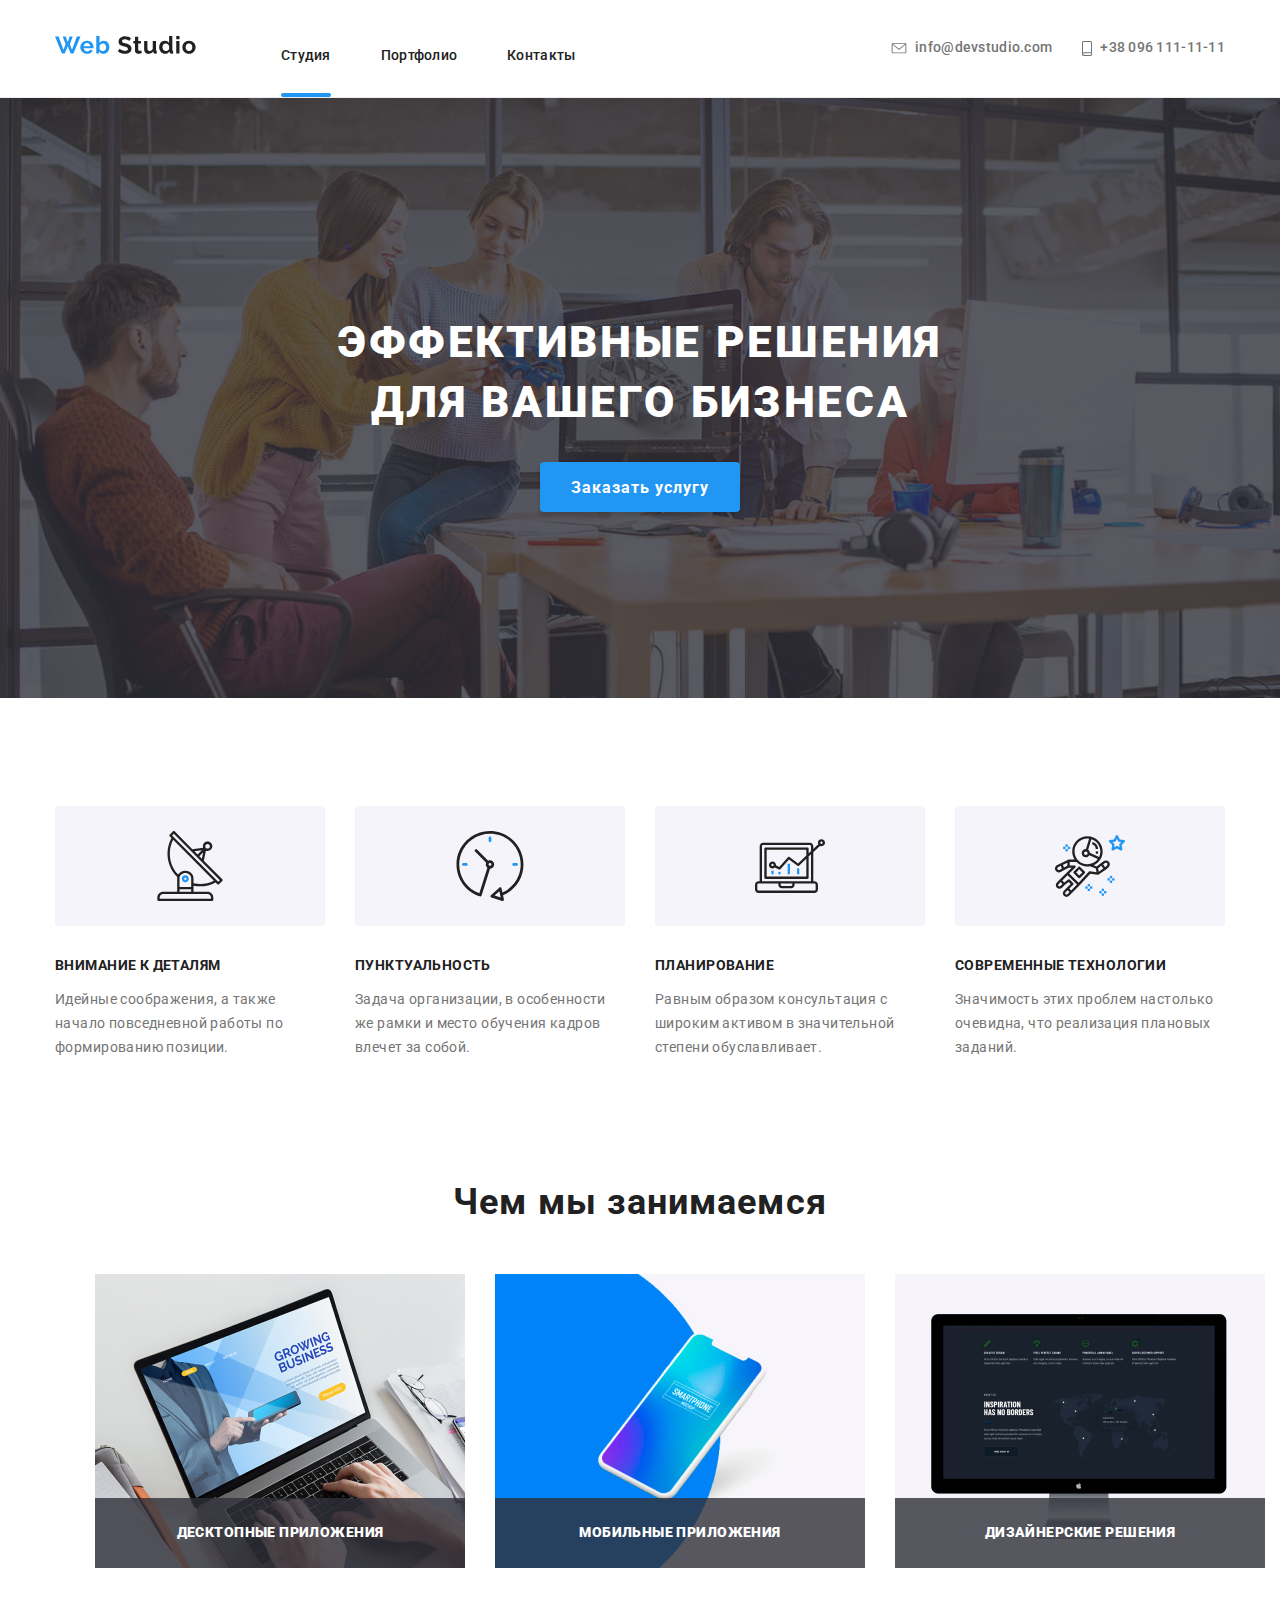
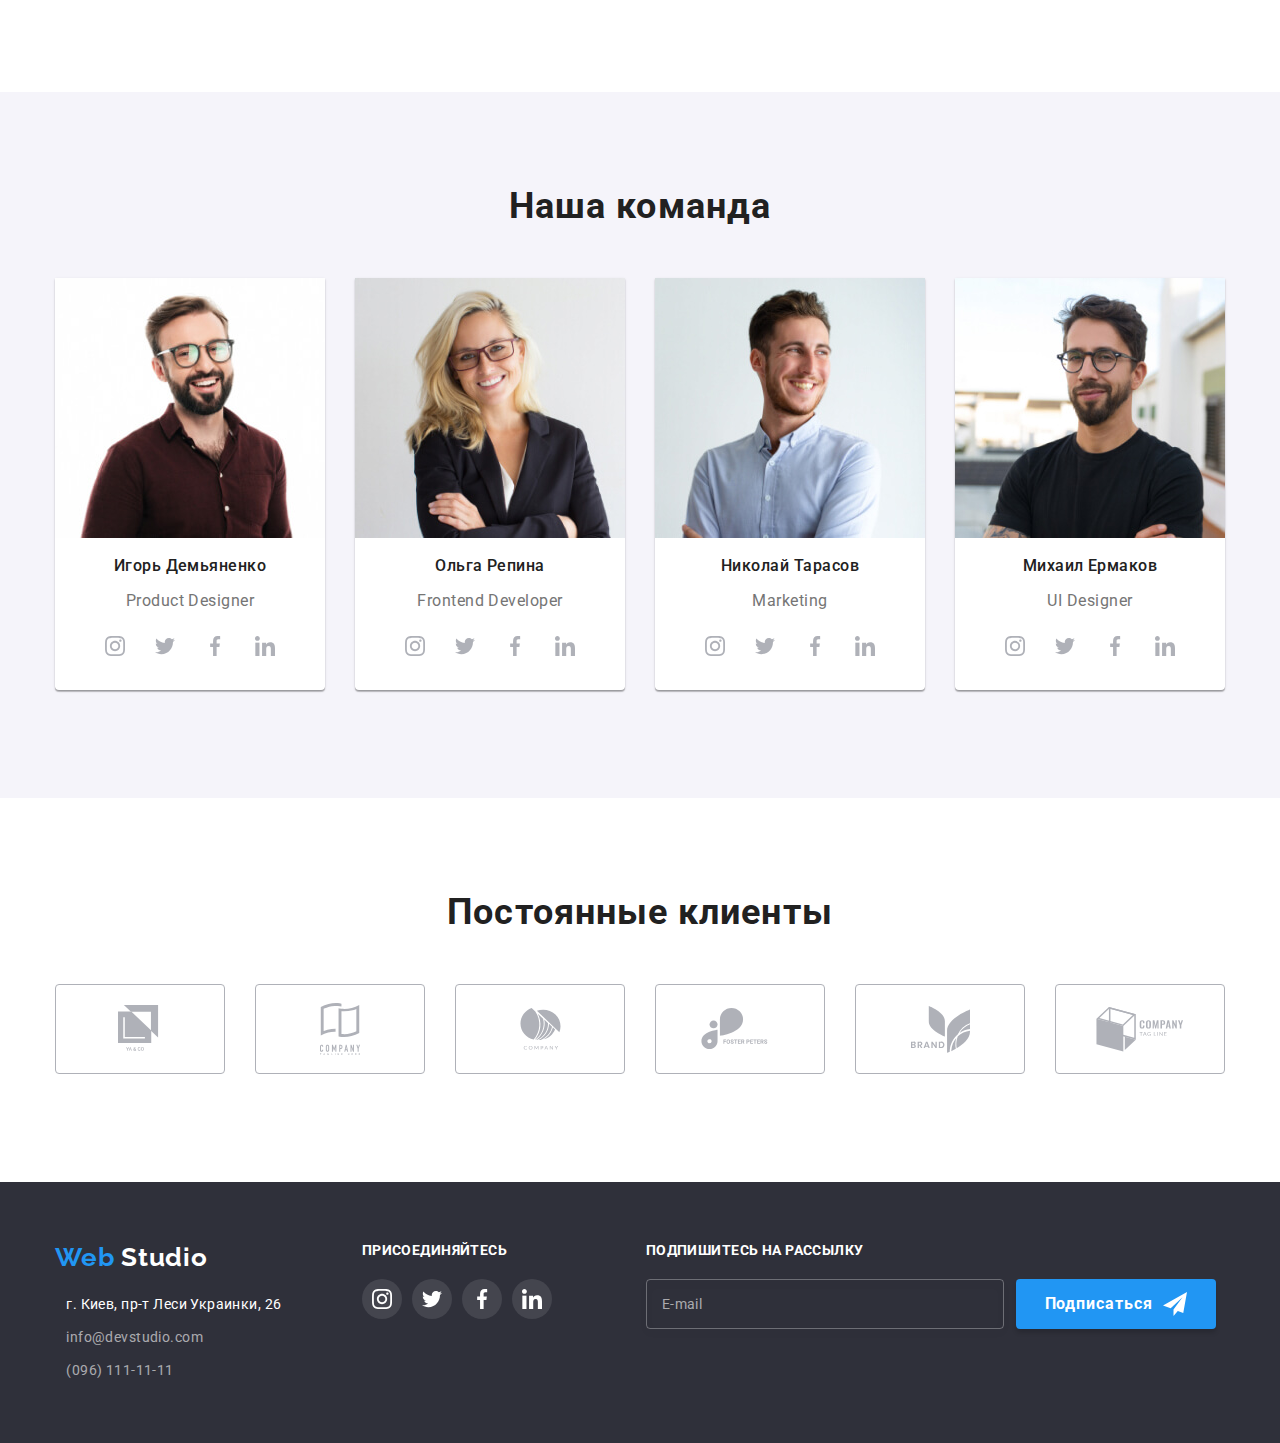
<file: index.html>
<!DOCTYPE html>
<html lang="ru">
  <head>
    <meta charset="UTF-8" />
    <meta name="viewport" content="width=device-width, initial-scale=1.0" />
    <title lang="en">Web Studio</title>
    <link
      href="https://fonts.googleapis.com/css2?family=Raleway:wght@700&family=Roboto:wght@400;500;700;900&display=swap"
      rel="stylesheet"
    />
    <link rel="stylesheet" href="./css/normalize.css" />
    <link rel="stylesheet" href="./css/main.min.css" />
  </head>
  <body>
    <header class="header">
      <div class="container header-container">
        <a class="logo" href="./index.html" lang="en" aria-label="Логотип">
          <svg width="141" height="28">
            <use class="logo" href="./img/sprite.svg#logo"></use>
          </svg>
        </a>
        <button type="button" class="menu-button" aria-expanded="false" aria-controls="menu-wrapper" data-menu-button>
         
          <svg width="24" height="24"> 
            <use class="icon-burger" href="./img/sprite.svg#burger"></use>
            <use class="icon-close" href="./img/sprite.svg#close-mob-vers"></use>
        </svg>
        </button>
        <div class="menu-wrapper" data-menu>
          <nav class="navigation">
          <ul class="navigation-list list">
            <li class="navigation-list-item">
              <a class="active navigation-list-link link" href="./index.html"
                >Студия</a
              >
            </li>
            <li class="navigation-list-item">
              <a class="navigation-list-link link" href="./portfolio.html"
                >Портфолио</a
              >
            </li>
            <li class="navigation-list-item">
              <a class="navigation-list-link link" href="#">Контакты</a>
            </li>
          </ul>
        </nav>
        <div class="header-utils">
          <address class="header-adress">
            <a class="header-email link" href="mailto:info@devstudio.com">
              <svg width="16" height="11" fill='#757575'>
                <use href="./img/sprite.svg#icon-email-hover"></use>
              </svg>
              info@devstudio.com
            </a>
            <a class="header-tel link" href="tel:+380961111111">
              <svg width="10" height="15" fill='#757575'>
                <use href="./img/sprite.svg#icon-smartphone"></use>
              </svg>
              +38 096 111-11-11
            </a>
          </address>
          </div>
        </div>
      </div>
    </header>

    <main> 
      <!-- Hero section -->
       <section class="hero-text hero-bg">
        <div class="container">
          <h1>
            Эффективные решения<br />
            для вашего бизнеса
          </h1>
          <button data-modal-open class="blue-btn blue-btn-hero">
            Заказать услугу
          </button>
        </div>
      </section>

      <!-- Секция о нас -->
    <section class="about-us">
        <div class="container">
          <h2 hidden>О нас</h2>
          <ul class="about-us-list list">
            <li>
              <div class="about-us-list-img">
                <svg width="70" height="70">
                  <use href="./img/sprite.svg#icon-antenna-1"></use>
                </svg>
              </div>
              <h3 class="about-us-list-title">Внимание к деталям</h3>
              <p class="about-us-list-description">
                Идейные соображения, а также начало повседневной работы по
                формированию позиции.
              </p>
            </li>
            <li>
              <div class="about-us-list-img">
                <svg width="70" height="70">
                  <use href="./img/sprite.svg#icon-clock-1"></use>
                </svg>
              </div>
              <h3 class="about-us-list-title">Пунктуальность</h3>
              <p class="about-us-list-description">
                Задача организации, в особенности же рамки и место обучения
                кадров влечет за собой.
              </p>
            </li>
            <li>
              <div class="about-us-list-img">
                <svg width="70" height="70">
                  <use href="./img/sprite.svg#icon-diagram-1"></use>
                </svg>
              </div>
              <h3 class="about-us-list-title">Планирование</h3>
              <p class="about-us-list-description">
                Равным образом консультация с широким активом в значительной
                степени обуславливает.
              </p>
            </li>
            <li>
              <div class="about-us-list-img">
                <svg width="70" height="70">
                  <use href="./img/sprite.svg#icon-astronaut-1"></use>
                </svg>
              </div>
              <h3 class="about-us-list-title">Современные технологии</h3>
              <p class="about-us-list-description">
                Значимость этих проблем настолько очевидна, что реализация
                плановых заданий.
              </p>
            </li>
          </ul>
        </div>
      </section>

      <!-- Чем мы занимаемся -->
    <section class="services">
        <div class="container">
          <h2>Чем мы занимаемся</h2>
          <ul class="services-list list">
            <li>
              <div class="services-list-img">
                <img
                  src="./img/About_us/about_us.jpg"
                  alt="Десктопные приложения"
                />
                <p class="services-text"><b>Десктопные приложения</b></p>
              </div>
            </li>
            <li>
              <div class="services-list-img">
                <img
                  src="./img/About_us/about_us2.jpg"
                  alt="Мобильные приложения"
                />
                <p class="services-text"><b>Мобильные приложения</b></p>
              </div>
            </li>
            <li>
              <div class="services-list-img">
                <img
                  src="./img/About_us/about_us3.jpg"
                  alt="Дизайнерские решения"
                />
                <p class="services-text"><b>Дизайнерские решения</b></p>
              </div>
            </li>
          </ul>
        </div>
      </section>

      <!-- Наша команда -->
    <section class="our-team-background">
        <div class="container">
          <div class="our-team">
            <h2>Наша команда</h2>
            <ul class="our-team-list list">
              <li>
                <!-- 11111-->
                  <picture>
                    <source srcset="./img/our_team/desctop/desctop_1.jpg 1x, ./img/our_team/desctop/desctop1_2x.jpg 2x" media="(min-width: 1200px)">
                   <source srcset="./img/our_team/tablet/tablet1.jpg 1x, ./img/our_team/tablet/tablet1_2x.jpg 2x" media="(min-width: 768px)">
                   <source srcset="./img/our_team/mobile/team1.jpg 1x, ./img/our_team/mobile/team1_2x.jpg 2x" media="(min-width: 320px)">
                      <img
                      src="./img/our_team/mobile/team1.jpg"
                      alt="Фото Игорь Демьяненко"/>
                   </picture> 
                <h3 class="our-teame-name">Игорь Демьяненко</h3>
                <p class="our-team-position">Product Designer</p>
                <ul class="social-icons social-icons-team">
                  <li>
                    <a href="" lang="en">
                      <svg width="20" height="20" class="social-icons-link">
                        <use href="./img/sprite.svg#icon-instagram"></use>
                      </svg>
                    </a>
                  </li>
                  <li>
                    <a href="" lang="en">
                      <svg width="20" height="20">
                        <use href="./img/sprite.svg#icon-twitter"></use>
                      </svg>
                    </a>
                  </li>
                  <li>
                    <a href="" lang="en">
                      <svg width="20" height="20">
                        <use href="./img/sprite.svg#icon-facebook"></use>
                      </svg>
                    </a>
                  </li>
                  <li>
                    <a href="" lang="en">
                      <svg width="20" height="20">
                        <use href="./img/sprite.svg#icon-linkedin"></use>
                      </svg>
                    </a>
                  </li>
                </ul>
              </li>
              <li>
                <!-- 22222-->
                <picture>
                  <source srcset="./img/our_team/desctop/desctop2.jpg 1x, ./img/our_team/desctop/desctop2_2x.jpg 2x" media="(min-width: 1200px)">
                 <source srcset="./img/our_team/tablet/tablet2_1.jpg 1x, ./img/our_team/tablet/tablet2_2x.jpg 2x" media="(min-width: 768px)">
                 <source srcset="./img/our_team/mobile/team2.jpg 1x, ./img/our_team/mobile/team2_2x.jpg 2x" media="(min-width: 320px)">
                  <img
                  src="./img/our_team/mobile/team2.jpg"
                  alt="Фото Ольга Репина"/>
              </picture>
                 <h3 class="our-teame-name">Ольга Репина</h3>
                <p class="our-team-position">Frontend Developer</p>
                <ul class="social-icons social-icons-team">
                  <li>
                    <a href="" lang="en">
                      <svg width="20" height="20" class="social-icons-link">
                        <use href="./img/sprite.svg#icon-instagram"></use>
                      </svg>
                    </a>
                  </li>
                  <li>
                    <a href="" lang="en">
                      <svg width="20" height="20">
                        <use href="./img/sprite.svg#icon-twitter"></use>
                      </svg>
                    </a>
                  </li>
                  <li>
                    <a href="" lang="en">
                      <svg width="20" height="20">
                        <use href="./img/sprite.svg#icon-facebook"></use>
                      </svg>
                    </a>
                  </li>
                  <li>
                    <a href="" lang="en">
                      <svg width="20" height="20">
                        <use href="./img/sprite.svg#icon-linkedin"></use>
                      </svg>
                    </a>
                  </li>
                </ul>
              </li>
              <li>
                <!-- 333333-->
                <picture>
                  <source srcset="./img/our_team/desctop/desctop3.jpg 1x, ./img/our_team/desctop/desctop3_2x.jpg 2x" media="(min-width: 1200px)">
                 <source srcset="./img/our_team/tablet/tablet3.jpg 1x, ./img/our_team/tablet/tablet3_2x.jpg 2x" media="(min-width: 768px)">
                 <source srcset="./img/our_team/mobile/team3.jpg 1x, ./img/our_team/mobile/team3_2x.jpg 2x" media="(min-width: 320px)">
                  <img
                  src="./img/our_team/mobile/team3.jpg"
                  alt="Фото Николай Тарасов"/>
              </picture>
                <h3 class="our-teame-name">Николай Тарасов</h3>
                <p class="our-team-position">Marketing</p>
                <ul class="social-icons social-icons-team">
                  <li>
                    <a href="" lang="en">
                      <svg width="20" height="20" class="social-icons-link">
                        <use href="./img/sprite.svg#icon-instagram"></use>
                      </svg>
                    </a>
                  </li>
                  <li>
                    <a href="" lang="en">
                      <svg width="20" height="20">
                        <use href="./img/sprite.svg#icon-twitter"></use>
                      </svg>
                    </a>
                  </li>
                  <li>
                    <a href="" lang="en">
                      <svg width="20" height="20">
                        <use href="./img/sprite.svg#icon-facebook"></use>
                      </svg>
                    </a>
                  </li>
                  <li>
                    <a href="" lang="en">
                      <svg width="20" height="20">
                        <use href="./img/sprite.svg#icon-linkedin"></use>
                      </svg>
                    </a>
                  </li>
                </ul>
              </li>
              <li>
                <!-- 4444444-->
                <picture>
                  <source srcset="./img/our_team/desctop/desctop4.jpg 1x, ./img/our_team/desctop/desctop4_2x.jpg 2x" media="(min-width: 1200px)">
                 <source srcset="./img/our_team/tablet/tablet4.jpg 1x, ./img/our_team/tablet/tablet4_2x.jpg 2x" media="(min-width: 768px)">
                 <source srcset="./img/our_team/mobile/team4.jpg 1x, ./img/our_team/mobile/team4_2x.jpg 2x" media="(min-width: 320px)">
                  <img
                  src="./img/our_team/mobile/team4.jpg"
                  alt="Фото Михаил Ермаков"/>
              </picture>
                <h3 class="our-teame-name">Михаил Ермаков</h3>
                <p class="our-team-position">UI Designer</p>
                <ul class="social-icons social-icons-team">
                  <li>
                    <a href="" lang="en">
                      <svg width="20" height="20" class="social-icons-link">
                        <use href="./img/sprite.svg#icon-instagram"></use>
                      </svg>
                    </a>
                  </li>
                  <li>
                    <a href="" lang="en">
                      <svg width="20" height="20">
                        <use href="./img/sprite.svg#icon-twitter"></use>
                      </svg>
                    </a>
                  </li>
                  <li>
                    <a href="" lang="en">
                      <svg width="20" height="20">
                        <use href="./img/sprite.svg#icon-facebook"></use>
                      </svg>
                    </a>
                  </li>
                  <li>
                    <a href="" lang="en">
                      <svg width="20" height="20">
                        <use href="./img/sprite.svg#icon-linkedin"></use>
                      </svg>
                    </a>
                  </li>
                </ul>
              </li>
            </ul>
          </div>
        </div>
      </section>

      <!-- Постоянные клиенты -->
    <section class="clients">
        <div class="container">
          <h2>Постоянные клиенты</h2>
          <ul class="clients-list">
            <li>
              <a href="#">
                <svg width="44" height="49">
                  <use href="./img/sprite.svg#our_clients1"></use>
                </svg>
              </a>
            </li>

            <li>
              <a href="#">
                <svg width="40" height="52">
                  <use href="./img/sprite.svg#our_clients2"></use>
                </svg>
              </a>
            </li>
            <li>
              <a href="#">
                <svg width="41" height="42">
                  <use href="./img/sprite.svg#our_clients3"></use>
                </svg>
              </a>
            </li>
            <li>
              <a href="#">
                <svg width="79" height="42">
                  <use href="./img/sprite.svg#our_clients4"></use>
                </svg>
              </a>
            </li>
            <li>
              <a href="#">
                <svg width="59" height="47">
                  <use href="./img/sprite.svg#our_clients5"></use>
                </svg>
              </a>
            </li>
            <li>
              <a href="#">
                <svg width="88" height="45">
                  <use href="./img/sprite.svg#our_clients6"></use>
                </svg>
              </a>
            </li>
          </ul>
        </div>
      </section>
    </main>

     <footer class="footer">
      <div class="footer-wrap">
          <div class="footer-list">
            
            <a class="logo logo-footer" href="/" lang="en"
              ><span class="logo-blue">Web</span> Studio</a
            >
            <address>
              <p class="footer-adress">г. Киев, пр-т Леси Украинки, 26</p>
              <a class="footer-email" href="mailto:info@devstudio.com"
                >info@devstudio.com</a
              >
              <a class="footer-tel" href="tel:+380961111111">(096) 111-11-11</a>
            </address>
          </div>
          <div class="social-subscribe">
            <b class="subscribe">присоединяйтесь</b>
            <ul class="social-icons social-icons-footer">
              <li>
                <a href="" lang="en">
                  <svg width="20" height="20" class="social-icons-link">
                    <use href="./img/sprite.svg#icon-instagram"></use>
                  </svg>
                </a>
              </li>
              <li>
                <a href="" lang="en">
                  <svg width="20" height="20">
                    <use href="./img/sprite.svg#icon-twitter"></use>
                  </svg>
                </a>
              </li>
              <li>
                <a href="" lang="en">
                  <svg width="20" height="20">
                    <use href="./img/sprite.svg#icon-facebook"></use>
                  </svg>
                </a>
              </li>
              <li>
                <a href="" lang="en">
                  <svg width="20" height="20">
                    <use href="./img/sprite.svg#icon-linkedin"></use>
                  </svg>
                </a>
              </li>
            </ul>
          </div>

        <div class="subscribe-form">
          <b class="subscribe-btn">Подпишитесь на рассылку</b>
            <form action="">
              <div class="subscribe-email">
                <input type="text" name="subscribe" id="subscribe-input" class="subscribe-input" placeholder=" " required />
                 <label for="subscribe-input">
                   E-mail
                 </label>
               </div>
                  <button class="blue-btn">
                    Подписаться
                      <svg width="24" height="24">
                      <use href="./img/sprite.svg#icon-email-footer"></use>
                    </svg>
                  </button>
             
            </form>
        </div>
      </div>
    </footer> 

    <div data-modal class="backdrop is-hidden">
      <form action="#" class="modal-form">
        <div>
          <button data-modal-close class="modal-close-btn">
            <svg width="11" height="11" class="close-btn">
              <use href="./img/sprite.svg#close-btn"></use>
            </svg>
          </button>
        </div>
        <h2 class="modal-form-title">
          Оставьте свои данные, мы вам перезвоним
        </h2>
        <div class="modal-form-input-wrapper">
          <input type="text" name="user-name" id="user-modal-name" class="modal-form-input" placeholder=" " required/>
          <label for=user-modal-name" class="modal-form-label">Имя</label>
          <svg width="12" height="12" class="modal-svg">
            <use href="./img/sprite.svg#name"></use>
          </svg>
        </div>
        <div class="modal-form-input-wrapper">
          <input type="tel" name="user-tel"  id="user-modal-tel"  class="modal-form-input" placeholder=" " required/>
          <label for="user-modal-tel" class="modal-form-label">Телефон</label>
          <svg width="13" height="13" class="modal-svg">
            <use href="./img/sprite.svg#tel"></use>
          </svg>
        </div>
        <div class="modal-form-input-wrapper">
          <input type="email" name="user-email" id="user-modal-email" class="modal-form-input" placeholder=" " required/>
          <label for="user-modal-email" class="modal-form-label">Почта</label>
          <svg width="15" height="12" class="modal-svg">
            <use href="./img/sprite.svg#email"></use>
          </svg>
        </div>
        <div class="modal-form-input-wrapper">
        <textarea name="user-message" id="user-message" class="modal-form-message" placeholder=" "></textarea>
        <label for="user-message" class="modal-form-label modal-form-label-message">Коментарий</label>
        </div>
        
        <label class="modal-form-option-lable">
          <input type="checkbox" name="policy" value="accept-policy" class="modal-form-checkbox"/>
          <span class="icon"></span>
          <span class="modal-form-option-span">Соглашаюсь с рассылкой и принимаю<a href="#"> Условия договора</a></span >
        </label>
        <button type="submite" class="modal-form-btn">Отправить</button>
      </form>
    </div> 
    <script src="./js/menu.js"></script>
    <script src="./js/modal.js"></script>
  </body>
</html>
</file>
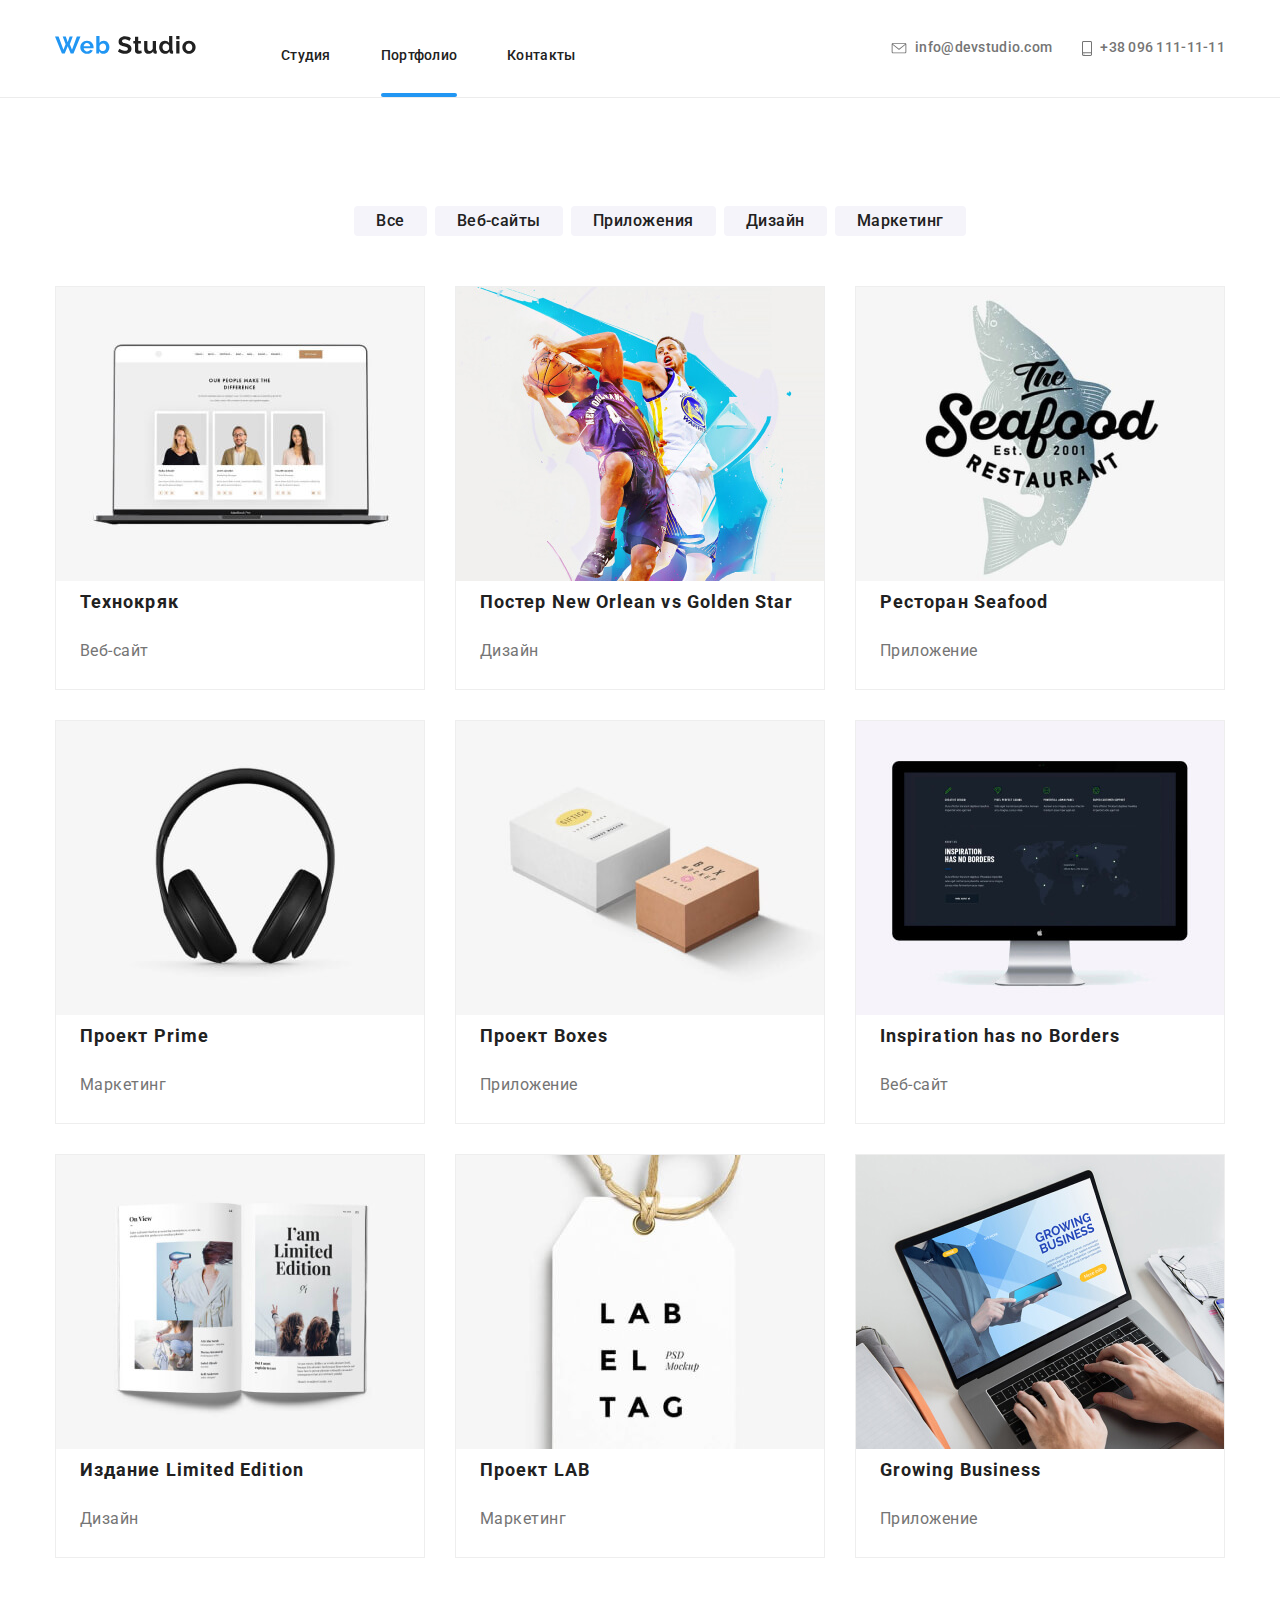
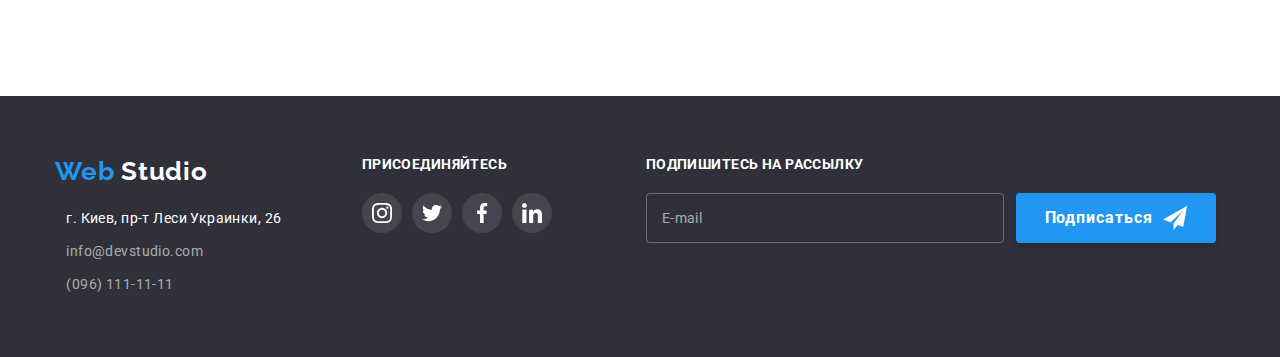
<file: portfolio.html>
<!DOCTYPE html>
<html lang="ru">
  <head>
    <meta charset="UTF-8" />
    <meta name="viewport" content="width=device-width, initial-scale=1.0" />
    <title lang="en">Web Studio</title>
    <link
      href="https://fonts.googleapis.com/css2?family=Raleway:wght@700&family=Roboto:wght@400;500;700;900&display=swap"
      rel="stylesheet"
    />
    <link rel="stylesheet" href="./css/normalize.css" />
    <link rel="stylesheet" href="./css/main.min.css" />
  </head>
  <body>
    <header class="header">
      <div class="container header-container">
        <a class="logo" href="./index.html" lang="en" aria-label="Логотип">
          <svg width="141" height="28">
            <use class="logo" href="./img/sprite.svg#logo"></use>
          </svg>
        </a>
        <button type="button" class="menu-button" aria-expanded="false" aria-controls="menu-wrapper" data-menu-button>
         
          <svg width="24" height="24"> 
            <use class="icon-burger" href="./img/sprite.svg#burger"></use>
            <use class="icon-close" href="./img/sprite.svg#close-mob-vers"></use>
        </svg>
        </button>
        <div class="menu-wrapper" data-menu>
          <nav class="navigation">
          <ul class="navigation-list list">
            <li class="navigation-list-item">
              <a class="navigation-list-link link" href="./index.html"
                >Студия</a
              >
            </li>
            <li class="navigation-list-item">
              <a class="active navigation-list-link link" href="./portfolio.html"
                >Портфолио</a
              >
            </li>
            <li class="navigation-list-item">
              <a class="navigation-list-link link" href="#">Контакты</a>
            </li>
          </ul>
        </nav>
        <div class="header-utils">
          <address class="header-adress">
            <a class="header-email link" href="mailto:info@devstudio.com">
              <svg width="16" height="11" fill='#757575'>
                <use href="./img/sprite.svg#icon-email-hover"></use>
              </svg>
              info@devstudio.com
            </a>
            <a class="header-tel link" href="tel:+380961111111">
              <svg width="10" height="15" fill='#757575'>
                <use href="./img/sprite.svg#icon-smartphone"></use>
              </svg>
              +38 096 111-11-11
            </a>
          </address>
          </div>
        </div>
      </div>
    </header>
    <main>
      <section class="portfolio">
        <div class="container">
          <h1 hidden>Портфолио</h1>
          <ul class="button-portfolio-list">
            <li>
              <button class="button-portfolio" type="button">
                Все
              </button>
            </li>
            <li>
              <button class="button-portfolio" type="button">Веб-сайты</button>
            </li>
            <li>
              <button class="button-portfolio" type="button">Приложения</button>
            </li>
            <li>
              <button class="button-portfolio" type="button">Дизайн</button>
            </li>
            <li>
              <button class="button-portfolio" type="button">Маркетинг</button>
            </li>
          </ul>

          <!--Контентное изображение-->
          <ul class="portfolio-list list">
            <li>
              <a class="portfolio-item" href="">
                <div class="portfolio-item-img">
                  <picture>
                      <source srcset="./img/Portfolio_project/desctop/desctop1.jpg 1x, ./img/Portfolio_project/desctop/desctop1_2x.jpg 2x" media="(min-width: 1200px)">
                      <source srcset="./img/Portfolio_project/tablet/tablet1.jpg 1x, ./img/Portfolio_project/tablet/tablet1_2x.jpg 2x" media="(min-width: 768px)">
                      <source srcset="./img/Portfolio_project/mobile/mobile1.jpg 1x, ./img/Portfolio_project/mobile/mobile1_2x.jpg 2x" media="(min-width: 320px)">
                  <img
                  src="./img/Portfolio_project/mobile/mobile1.jpg"
                  alt="Технокряк"/>
              </picture>
                  <!-- <img
                    src="./img/Portfolio_project/mobile/mobile1.jpg"
                    alt="Технокряк"
                  /> -->
                  <div class="portfoli-item-text">
                    <p>
                      Технокряк это современная площадка распространения
                      коронавируса. Компании используют эту платформу для
                      цифрового шпионажа и атак на защищённые сервера
                      конкурентов.
                    </p>
                  </div>
                </div>
                <h2 class="portfolio-item-title">Технокряк</h2>
                <p class="portfoli-item-theme">Веб-сайт</p>
              </a>
            </li>
            <li>
              <a class="portfolio-item" href="">
                <div class="portfolio-item-img">
                  <picture>
                    <source srcset="./img/Portfolio_project/desctop/desctop2.jpg 1x, ./img/Portfolio_project/desctop/desctop2_2x.jpg 2x" media="(min-width: 1200px)">
                    <source srcset="./img/Portfolio_project/tablet/tablet2.jpg 1x, ./img/Portfolio_project/tablet/tablet2_2x.jpg 2x" media="(min-width: 768px)">
                    <source srcset="./img/Portfolio_project/mobile/mobile2.jpg 1x, ./img/Portfolio_project/mobile/mobile2_2x.jpg 2x" media="(min-width: 320px)">
                <img
                src="./img/Portfolio_project/mobile/mobile2.jpg"
                alt="Постер New Orlean vs Golden Star"/>
                  </picture>
                  <!-- <img
                    src="./img/Portfolio_project/project_2.svg"
                    alt="Постер New Orlean vs Golden Star"
                  /> -->
                  <div class="portfoli-item-text">
                    <p>
                      Lorem ipsum dolor sit amet consectetur adipisicing elit.
                      Quasi magnam autem minus, cumque saepe quibusdam
                      dignissimos esse necessitatibus id, minima eligendi?
                      Similique minima laudantium perferendis praesentium
                      accusantium animi repellat libero!
                    </p>
                  </div>
                </div>
                <h2 class="portfolio-item-title">
                  Постер <span lang="en">New Orlean vs Golden Star</span>
                </h2>
                <p class="portfoli-item-theme">Дизайн</p>
              </a>
            </li>
            <li>
              <a class="portfolio-item" href="">
                <div class="portfolio-item-img">
                  <picture>
                    <source srcset="./img/Portfolio_project/desctop/desctop3.jpg 1x, ./img/Portfolio_project/desctop/desctop3_2x.jpg 2x" media="(min-width: 1200px)">
                    <source srcset="./img/Portfolio_project/tablet/tablet3.jpg 1x, ./img/Portfolio_project/tablet/tablet3_2x.jpg 2x" media="(min-width: 768px)">
                    <source srcset="./img/Portfolio_project/mobile/mobile3.jpg 1x, ./img/Portfolio_project/mobile/mobile3_2x.jpg 2x" media="(min-width: 320px)">
                <img
                src="./img/Portfolio_project/mobile/mobile3.jpg"
                alt="Постер New Orlean vs Golden Star"/>
            </picture>
                  <!-- <img
                    src="./img/Portfolio_project/project_3.svg"
                    alt="Ресторан Seafood"
                  /> -->
                  <div class="portfoli-item-text">
                    <p>
                      Lorem ipsum dolor sit amet consectetur adipisicing elit.
                      Culpa doloremque eos commodi accusantium. Accusantium
                      dignissimos, libero error incidunt, amet quae obcaecati
                      suscipit ex, doloribus earum voluptatibus alias ipsa
                      exercitationem tempore?
                    </p>
                  </div>
                </div>
                <h2 class="portfolio-item-title">
                  Ресторан <span lang="en">Seafood</span>
                </h2>
                <p class="portfoli-item-theme">Приложение</p>
              </a>
            </li>
            <li>
              <a class="portfolio-item" href="">
                <div class="portfolio-item-img">
                  <picture>
                    <source srcset="./img/Portfolio_project/desctop/desctop4.jpg 1x, ./img/Portfolio_project/desctop/desctop4_2x.jpg 2x" media="(min-width: 1200px)">
                    <source srcset="./img/Portfolio_project/tablet/tablet4.jpg 1x, ./img/Portfolio_project/tablet/tablet4_2x.jpg 2x" media="(min-width: 768px)">
                    <source srcset="./img/Portfolio_project/mobile/mobile4.jpg 1x, ./img/Portfolio_project/mobile/mobile4_2x.jpg 2x" media="(min-width: 320px)">
                <img
                src="./img/Portfolio_project/mobile/mobile4.jpg"
                alt="Проект Prime"/>
            </picture>
                  <!-- <img
                    src="./img/Portfolio_project/project_4.svg"
                    alt="Проект Prime"
                  /> -->
                  <div class="portfoli-item-text">
                    <p>
                      Lorem ipsum dolor sit amet consectetur adipisicing elit.
                      Culpa doloremque eos commodi accusantium. Accusantium
                      dignissimos, libero error incidunt, amet quae obcaecati
                      suscipit ex, doloribus earum voluptatibus alias ipsa
                      exercitationem tempore?
                    </p>
                  </div>
                </div>
                <h2 class="portfolio-item-title">
                  Проект <span lang="en">Prime</span>
                </h2>
                <p class="portfoli-item-theme">Маркетинг</p>
              </a>
            </li>
            <li>
              <a class="portfolio-item" href="">
                <div class="portfolio-item-img">
                  <picture>
                    <source srcset="./img/Portfolio_project/desctop/desctop5.jpg 1x, ./img/Portfolio_project/desctop/desctop5_2x.jpg 2x" media="(min-width: 1200px)">
                    <source srcset="./img/Portfolio_project/tablet/tablet5.jpg 1x, ./img/Portfolio_project/tablet/tablet5_2x.jpg 2x" media="(min-width: 768px)">
                    <source srcset="./img/Portfolio_project/mobile/mobile5.jpg 1x, ./img/Portfolio_project/mobile/mobile5_2x.jpg 2x" media="(min-width: 320px)">
                <img
                src="./img/Portfolio_project/mobile/mobile5.jpg"
                alt="Проект Boxes"/>
            </picture>
                  <!-- <img
                    src="./img/Portfolio_project/project_5.svg"
                    alt="Проект Boxes"
                  /> -->
                  <div class="portfoli-item-text">
                    <p>
                      Lorem ipsum dolor sit amet consectetur adipisicing elit.
                      Culpa doloremque eos commodi accusantium. Accusantium
                      dignissimos, libero error incidunt, amet quae obcaecati
                      suscipit ex, doloribus earum voluptatibus alias ipsa
                      exercitationem tempore?
                    </p>
                  </div>
                </div>
                <h2 class="portfolio-item-title">
                  Проект <span lang="en">Boxes</span>
                </h2>
                <p class="portfoli-item-theme">Приложение</p>
              </a>
            </li>

            <li>
              <a class="portfolio-item" href="">
                <div class="portfolio-item-img">
                  <picture>
                    <source srcset="./img/Portfolio_project/desctop/desctop6.jpg 1x, ./img/Portfolio_project/desctop/desctop6_2x.jpg 2x" media="(min-width: 1200px)">
                    <source srcset="./img/Portfolio_project/tablet/tablet6.jpg 1x, ./img/Portfolio_project/tablet/tablet6_2x.jpg 2x" media="(min-width: 768px)">
                    <source srcset="./img/Portfolio_project/mobile/mobile6.jpg 1x, ./img/Portfolio_project/mobile/mobile6_2x.jpg 2x" media="(min-width: 320px)">
                <img
                src="./img/Portfolio_project/mobile/mobile6.jpg"
                alt="Inspiration has no Borders"/>
            </picture>
                  <!-- <img
                    src="./img/Portfolio_project/project_6.svg"
                    alt="Inspiration has no Borders"
                  /> -->
                  <div class="portfoli-item-text">
                    <p>
                      Lorem ipsum dolor sit amet consectetur adipisicing elit.
                      Culpa doloremque eos commodi accusantium. Accusantium
                      dignissimos, libero error incidunt, amet quae obcaecati
                      suscipit ex, doloribus earum voluptatibus alias ipsa
                      exercitationem tempore?
                    </p>
                  </div>
                </div>
                <h2 class="portfolio-item-title">
                  <span lang="en">Inspiration has no Borders</span>
                </h2>
                <p class="portfoli-item-theme">Веб-сайт</p>
              </a>
            </li>
            <li>
              <a class="portfolio-item" href="">
                <div class="portfolio-item-img">
                  <picture>
                    <source srcset="./img/Portfolio_project/desctop/desctop7.jpg 1x, ./img/Portfolio_project/desctop/desctop7_2x.jpg 2x" media="(min-width: 1200px)">
                    <source srcset="./img/Portfolio_project/tablet/tablet7.jpg 1x, ./img/Portfolio_project/tablet/tablet7_2x.jpg 2x" media="(min-width: 768px)">
                    <source srcset="./img/Portfolio_project/mobile/mobile7.jpg 1x, ./img/Portfolio_project/mobile/mobile7_2x.jpg 2x" media="(min-width: 320px)">
                <img
                src="./img/Portfolio_project/mobile/mobile7.jpg"
                alt="Издание Limited Edition"/>
            </picture>
                  <!-- <img
                    src="./img/Portfolio_project/project_7.svg"
                    alt="Издание Limited Edition"
                  /> -->
                  <div class="portfoli-item-text">
                    <p>
                      Lorem ipsum dolor sit amet consectetur adipisicing elit.
                      Culpa doloremque eos commodi accusantium. Accusantium
                      dignissimos, libero error incidunt, amet quae obcaecati
                      suscipit ex, doloribus earum voluptatibus alias ipsa
                      exercitationem tempore?
                    </p>
                  </div>
                </div>
                <h2 class="portfolio-item-title">
                  Издание <span lang="en">Limited Edition</span>
                </h2>
                <p class="portfoli-item-theme">Дизайн</p>
              </a>
            </li>
            <li>
              <a class="portfolio-item" href="">
                <div class="portfolio-item-img">
                  <picture>
                    <source srcset="./img/Portfolio_project/desctop/desctop8.jpg 1x, ./img/Portfolio_project/desctop/desctop8_2x.jpg 2x" media="(min-width: 1200px)">
                    <source srcset="./img/Portfolio_project/tablet/tablet8.jpg 1x, ./img/Portfolio_project/tablet/tablet8_2x.jpg 2x" media="(min-width: 768px)">
                    <source srcset="./img/Portfolio_project/mobile/mobile8.jpg 1x, ./img/Portfolio_project/mobile/mobile8_2x.jpg 2x" media="(min-width: 320px)">
                <img
                src="./img/Portfolio_project/mobile/mobile8.jpg"
                alt="Издание Limited Edition"/>
            </picture>
                  <!-- <img
                    src="./img/Portfolio_project/project_8.svg"
                    alt="Проект LAB"
                  /> -->
                  <div class="portfoli-item-text">
                    <p>
                      Lorem ipsum dolor sit amet consectetur adipisicing elit.
                      Culpa doloremque eos commodi accusantium. Accusantium
                      dignissimos, libero error incidunt, amet quae obcaecati
                      suscipit ex, doloribus earum voluptatibus alias ipsa
                      exercitationem tempore?
                    </p>
                  </div>
                </div>
                <h2 class="portfolio-item-title">
                  Проект <span lang="en">LAB</span>
                </h2>
                <p class="portfoli-item-theme">Маркетинг</p>
              </a>
            </li>
            <li>
              <a class="portfolio-item" href="">
                <div class="portfolio-item-img">
                  <picture>
                    <source srcset="./img/Portfolio_project/desctop/desctop9.jpg 1x, ./img/Portfolio_project/desctop/desctop9_2x.jpg 2x" media="(min-width: 1200px)">
                    <source srcset="./img/Portfolio_project/tablet/tablet9.jpg 1x, ./img/Portfolio_project/tablet/tablet9_2x.jpg 2x" media="(min-width: 768px)">
                    <source srcset="./img/Portfolio_project/mobile/mobile9.jpg 1x, ./img/Portfolio_project/mobile/mobile9_2x.jpg 2x" media="(min-width: 320px)">
                <img
                src="./img/Portfolio_project/mobile/mobile9.jpg"
                alt="Growing Business"/>
            </picture>
                  <!-- <img
                    src="./img/Portfolio_project/project_9.svg"
                    alt="Growing Business"
                  /> -->
                  <div class="portfoli-item-text">
                    <p>
                      Lorem ipsum dolor sit amet consectetur adipisicing elit.
                      Culpa doloremque eos commodi accusantium. Accusantium
                      dignissimos, libero error incidunt, amet quae obcaecati
                      suscipit ex, doloribus earum voluptatibus alias ipsa
                      exercitationem tempore?
                    </p>
                  </div>
                </div>
                <h2 class="portfolio-item-title">
                  <span lang="en">Growing Business</span>
                </h2>
                <p class="portfoli-item-theme">Приложение</p>
              </a>
            </li>
          </ul>
        </div>
      </section>
    </main>
    <footer class="footer">
      <div class="footer-wrap">
          <div class="footer-list">
            
            <a class="logo logo-footer" href="/" lang="en"
              ><span class="logo-blue">Web</span> Studio</a
            >
            <address>
              <p class="footer-adress">г. Киев, пр-т Леси Украинки, 26</p>
              <a class="footer-email" href="mailto:info@devstudio.com"
                >info@devstudio.com</a
              >
              <a class="footer-tel" href="tel:+380961111111">(096) 111-11-11</a>
            </address>
          </div>
          <div class="social-subscribe">
            <b class="subscribe">присоединяйтесь</b>
            <ul class="social-icons social-icons-footer">
              <li>
                <a href="" lang="en">
                  <svg width="20" height="20" class="social-icons-link">
                    <use href="./img/sprite.svg#icon-instagram"></use>
                  </svg>
                </a>
              </li>
              <li>
                <a href="" lang="en">
                  <svg width="20" height="20">
                    <use href="./img/sprite.svg#icon-twitter"></use>
                  </svg>
                </a>
              </li>
              <li>
                <a href="" lang="en">
                  <svg width="20" height="20">
                    <use href="./img/sprite.svg#icon-facebook"></use>
                  </svg>
                </a>
              </li>
              <li>
                <a href="" lang="en">
                  <svg width="20" height="20">
                    <use href="./img/sprite.svg#icon-linkedin"></use>
                  </svg>
                </a>
              </li>
            </ul>
          </div>

        <div class="subscribe-form">
          <b class="subscribe-btn">Подпишитесь на рассылку</b>
            <form action="">
              <div class="subscribe-email">
                <input type="text" name="subscribe" id="subscribe-input" class="subscribe-input" placeholder=" " required />
                 <label for="subscribe-input">
                   E-mail
                 </label>
               </div>
                  <button class="blue-btn">
                    Подписаться
                      <svg width="24" height="24">
                      <use href="./img/sprite.svg#icon-email-footer"></use>
                    </svg>
                  </button>
             
            </form>
        </div>
      </div>
    </footer> 

    <div data-modal class="backdrop is-hidden">
      <form action="#" class="modal-form">
        <div>
          <button data-modal-close class="modal-close-btn">
            <svg width="11" height="11" class="close-btn">
              <use href="./img/sprite.svg#close-btn"></use>
            </svg>
          </button>
        </div>
        <h2 class="modal-form-title">
          Оставьте свои данные, мы вам перезвоним
        </h2>
        <div class="modal-form-input-wrapper">
          <input type="text" name="user-name" id="user-modal-name" class="modal-form-input" placeholder=" " required/>
          <label for=user-modal-name" class="modal-form-label">Имя</label>
          <svg width="12" height="12" class="modal-svg">
            <use href="./img/sprite.svg#name"></use>
          </svg>
        </div>
        <div class="modal-form-input-wrapper">
          <input type="tel" name="user-tel"  id="user-modal-tel"  class="modal-form-input" placeholder=" " required/>
          <label for="user-modal-tel" class="modal-form-label">Телефон</label>
          <svg width="13" height="13" class="modal-svg">
            <use href="./img/sprite.svg#tel"></use>
          </svg>
        </div>
        <div class="modal-form-input-wrapper">
          <input type="email" name="user-email" id="user-modal-email" class="modal-form-input" placeholder=" " required/>
          <label for="user-modal-email" class="modal-form-label">Почта</label>
          <svg width="15" height="12" class="modal-svg">
            <use href="./img/sprite.svg#email"></use>
          </svg>
        </div>
        <div class="modal-form-input-wrapper">
        <textarea name="user-message" id="user-message" class="modal-form-message" placeholder=" "></textarea>
        <label for="user-message" class="modal-form-label modal-form-label-message">Коментарий</label>
        </div>
        
        <label class="modal-form-option-lable">
          <input type="checkbox" name="policy" value="accept-policy" class="modal-form-checkbox"/>
          <span class="icon"></span>
          <span class="modal-form-option-span">Соглашаюсь с рассылкой и принимаю<a href="#"> Условия договора</a></span >
        </label>
        <button type="submite" class="modal-form-btn">Отправить</button>
      </form>
    </div> 
    <script src="./js/menu.js"></script>
    <script src="./js/modal.js"></script>
  </body>
</html>
</file>
<file: css/main.min.css>
body{background-color:#fff;font-family:"Roboto",sans-serif;color:#757575;font-size:14px}a:hover,a:focus{color:#2196f3;transition:cubic-bezier(0.4, 0, 0.2, 1);transition-duration:250ms}.container{width:1200px;padding-left:15px;padding-right:15px;margin-left:auto;margin-right:auto;box-sizing:border-box}@media screen and (max-width: 767px){.container{width:480px;margin:0 auto;box-sizing:border-box}}@media screen and (min-width: 768px) and (max-width: 1199px){.container{width:768px}}@media screen and (max-width: 479px){.container{width:100%}}.backdrop{position:fixed;left:0;top:0;width:100%;height:100%;background-color:rgba(0,0,0,0.5);z-index:100;justify-content:center;display:flex;align-items:center;box-sizing:border-box}.modal-form{position:relative;width:528px;height:581px;display:flex;background:#ffffff;flex-direction:column;box-shadow:0px 1px 3px rgba(0,0,0,0.12),0px 1px 1px rgba(0,0,0,0.14),0px 2px 1px rgba(0,0,0,0.2);border-radius:4px;padding:40px;box-sizing:border-box}.modal-form-title{font-family:"Roboto",sans-serif;font-size:20px;line-height:23px;text-align:center;letter-spacing:0.03em;margin-bottom:30px}.modal-form-message{resize:none}.is-hidden{opacity:0;visibility:hidden;pointer-events:none}.modal-close-btn{position:absolute;width:30px;height:30px;top:14px;right:16px;box-sizing:border-box;background:#ffffff;border-radius:50%;border:1px solid rgba(0,0,0,0.1);display:flex;align-items:center;justify-content:center;background-color:#fff}.modal-close-btn:hover svg use{fill:#2196f3}.modal-form-input-wrapper{position:relative;margin-bottom:28px}.modal-form-label{position:absolute;top:50%;left:0;transform:translateY(-50%);transition:cubic-bezier(0.4, 0, 0.2, 1);transition-duration:250ms;padding-left:42px}.modal-form-label-message{top:0;transform:translateY(12px)}.modal-form-message{height:120px;width:100%;padding-left:16px;padding-top:12px;display:block;font-family:"Roboto",sans-serif;font-size:14px;line-height:16px;letter-spacing:0.01em;border:1px solid rgba(33,33,33,0.2);box-sizing:border-box;border-radius:4px;resize:none}.modal-form-input{width:448px;height:40px;display:block;width:100%;font-family:"Roboto",sans-serif;font-size:14px;line-height:16px;letter-spacing:0.01em;border:1px solid rgba(33,33,33,0.2);box-sizing:border-box;border-radius:4px;padding-left:42px}.modal-form-message:focus::placeholder{color:#2196f3}.modal-form-input:focus,.modal-form-message:focus,.modal-form-input:not(:placeholder-shown),.modal-form-message:not(:placeholder-shown){outline:none;border-color:#2196f3}.modal-form-input:focus+.modal-form-label,.modal-form-input:not(:placeholder-shown)+.modal-form-label{transform:translateY(-40px);color:#2196f3;font-size:12px;line-height:14px;padding-left:12px}.modal-form-message:focus+.modal-form-label,.modal-form-message:not(:placeholder-shown)+.modal-form-label-message{transform:translateY(-20px);color:#2196f3;font-size:12px;line-height:14px;padding-left:12px}.modal-form-option-span{font-size:14px;line-height:24px;letter-spacing:0.03em;line-height:normal}.modal-form-option-span a{color:#2196f3}.modal-form-option-lable{display:flex;align-items:center;justify-content:center;margin-bottom:30px}.modal-form-checkbox{visibility:hidden}.modal-form-checkbox+.icon{width:16px;height:15px;margin-right:7px;background-color:#fff;border:2px solid #212121;box-shadow:0px 4px 4px rgba(0,0,0,0.25);border-radius:4px;flex-shrink:0}.modal-form-checkbox:checked+.icon{background-image:url(../img/check.svg);background-color:#2196f3;background-size:contain;border:2px solid transparent}.modal-form-btn{display:block;margin:0 auto;width:200px;height:50px;background-color:#2196f3;border-radius:4px;border:none;color:#ffffff;box-shadow:0px 4px 4px rgba(0,0,0,0.15);outline:none;letter-spacing:0.06em;font-size:16px;line-height:30px}.modal-form-btn:hover{background:#188ce8;transition:cubic-bezier(0.4, 0, 0.2, 1);transition-duration:250ms}.modal-svg{position:absolute;top:50%;left:16px;transform:translateY(-50%);display:inline-block}.modal-form-input:focus ~ svg.modal-svg,.modal-form-input:not(:placeholder-shown) ~ svg.modal-svg,.modal-svg:hover,.modal-svg:focus{fill:#188ce8;transition:cubic-bezier(0.4, 0, 0.2, 1);transition-duration:250ms}.subscribe-form form{display:flex;align-items:center;margin-top:20px}.subscribe-email{position:relative}.subscribe-input{height:50px;width:358px;display:block;font-family:"Roboto",sans-serif;font-size:14px;line-height:16px;letter-spacing:0.01em;padding-left:16px;border:1px solid rgba(255,255,255,0.3);box-sizing:border-box;filter:drop-shadow(0px 4px 4px rgba(0,0,0,0.15));border-radius:4px;background:transparent;margin-right:12px;color:#fff}.subscribe-input+label{position:absolute;top:50%;left:0;transform:translateY(-50%);transition:cubic-bezier(0.4, 0, 0.2, 1);transition-duration:250ms;padding-left:16px;letter-spacing:0.03em;color:rgba(255,255,255,0.6)}.subscribe-input:focus+label,.subscribe-input:not(:placeholder-shown)+label,.modal-form-message:focus::placeholder{transform:translateY(-45px);color:#fff;font-size:12px;line-height:14px;padding-left:12px}.subscribe-form .blue-btn{display:flex;justify-content:center;align-items:center;font-size:16px}.subscribe-form .blue-btn svg{margin-left:10px}.modal-form-message:focus,.modal-form-message:not(:placeholder-shown){outline:none;border-bottom-color:#2196f3}.modal-form-message:focus::placeholder{color:#2196f3}@media screen and (max-width: 767px){.modal-form{position:relative;width:450px;height:609px;display:flex;background:#ffffff;flex-direction:column;box-shadow:0px 1px 3px rgba(0,0,0,0.12),0px 1px 1px rgba(0,0,0,0.14),0px 2px 1px rgba(0,0,0,0.2);border-radius:4px;padding:40px;box-sizing:border-box}.modal-form-title{font-family:"Roboto",sans-serif;font-size:20px;line-height:1.304;text-align:center;letter-spacing:0.03em;margin-bottom:30px}.modal-form-message{resize:none}}@keyframes zoomInDown{from{opacity:0;-webkit-transform:scale3d(0.1, 0.1, 0.1) translate3d(0, -1000px, 0);transform:scale3d(0.1, 0.1, 0.1) translate3d(0, -1000px, 0);-webkit-animation-timing-function:cubic-bezier(0.55, 0.055, 0.675, 0.19);animation-timing-function:cubic-bezier(0.55, 0.055, 0.675, 0.19)}60%{opacity:1;-webkit-transform:scale3d(0.475, 0.475, 0.475) translate3d(0, 60px, 0);transform:scale3d(0.475, 0.475, 0.475) translate3d(0, 60px, 0);-webkit-animation-timing-function:cubic-bezier(0.175, 0.885, 0.32, 1);animation-timing-function:cubic-bezier(0.175, 0.885, 0.32, 1)}}.header{position:relative;background-color:#fff;border-bottom:1px solid #ececec}.header-container{display:flex;justify-content:space-between;align-items:center}.icon-close{display:none}.navigation-list{list-style:none;display:flex;justify-content:center;align-items:center;flex-direction:column}.navigation-list-item a{text-decoration:none;font-weight:500;font-size:18px;line-height:1.167;letter-spacing:0.02em;color:#212121}.link{font-weight:500;font-size:18px;line-height:1.167;letter-spacing:0.02em;color:#757575}.navigation-list-link,.header-adress{font-weight:500;font-size:14px;line-height:1.14;letter-spacing:0.02em;color:#212121;text-decoration:none;display:flex;align-items:center;position:relative;justify-content:center;text-decoration-line:none;flex-direction:row}.navigation-list-link a,.header-adress a{text-decoration:none;display:flex;align-items:center;margin-top:0}.navigation{display:flex;align-items:center}.navigation-list{display:flex;margin-bottom:0}.navigation-list-item:not(:last-child){margin-right:50px}.navigation-list-link{padding-top:32px;padding-bottom:32px}.navigation-list-link::after{content:'';width:0;height:4px;display:block;position:absolute;left:0;bottom:0;background:#2196f3;border-radius:2px;transition:cubic-bezier(0.4, 0, 0.2, 1);transition-duration:250ms}.navigation-list-link:hover::after,.navigation-list-link:focus::after,.active::after{width:100%}.header .container{display:flex;align-items:center;justify-content:space-between}.logo,.logo:hover,.logo:focus{font-family:"Raleway",sans-serif;font-style:normal;font-weight:bold;font-size:26px;line-height:1.19;letter-spacing:0.03em;color:#000000;text-decoration:none;margin-right:85px}.logo-blue{font-family:"Raleway",sans-serif;font-style:normal;font-weight:bold;font-size:26px;line-height:1.19;letter-spacing:0.03em;color:#2196f3}.logo-footer{margin-bottom:20px}.logo-footer,.logo-footer:hover,.logo-footer:focus{color:#fff;transition:cubic-bezier(0.4, 0, 0.2, 1);transition-duration:250ms}@media screen and (max-width: 1199px){.header-adress{flex-direction:column;align-items:start}}@media screen and (max-width: 767px){.header-container{width:auto}.header{padding:15px 0;max-width:480px;margin:0 auto}.menu-button{background-color:transparent;border:none;position:relative;z-index:100;padding:8px}.menu-button.is-open .icon-close{display:block}.menu-button.is-open .icon-burger{display:none}.menu-wrapper{display:none;position:absolute;top:100%;width:100%;background-color:#fff;left:0}.menu-wrapper.is-open{animation-name:zoomInDown;animation-duration:250ms;display:block;padding:60px 0}.navigation{flex-direction:column}.navigation-list{padding:0}.navigation-list-item:not(:last-child){margin-right:0px}.navigation-list-item a{padding:0 0 10px 0}.navigation-list-item:not(:last-child){margin-bottom:40px}.header-utils{margin-top:60px}.header-tel{margin-top:16px}.header-adress{display:flex;flex-direction:column;justify-content:center;align-items:center}.header-adress .header-email{margin-bottom:16px}.header-adress svg{margin-right:10px}}@media screen and (min-width: 768px){.menu-button{display:none}.menu-wrapper{display:flex;align-items:center;flex:1;justify-content:space-between}.link{font-size:12px;line-height:0.857;display:flex;align-items:center}.navigation{margin-right:84px}.navigation-list{display:flex;flex-direction:row;padding:0}.navigation-list-item a{font-size:14px;line-height:1.333;letter-spacing:0.02em;color:#212121}.navigation-list .navigation-list-item:not(:last-child){margin-right:50px}.header-email{margin-bottom:10px}.header-adress a svg{margin-right:8px}.header-tel{margin-top:10px}}@media screen and (min-width: 1199px){.header{padding:0}.link{text-decoration:none;display:block}.list{list-style:none}.header-email{margin-bottom:0px}.header-email:hover svg,.header-email:focus svg,.header-tel:hover svg,.header-tel:focus svg{fill:#2196f3;transition:cubic-bezier(0.4, 0, 0.2, 1);transition-duration:250ms}.header-adress svg{margin-right:10px;color:#757575}.header-email svg,.header-tel svg{fill:#757575}.header-email-hover{fill:#2196f3;transition:cubic-bezier(0.4, 0, 0.2, 1);transition-duration:250ms}.header-tel:hover svg,.header-tel:focus svg{fill:#2196f3;transition:cubic-bezier(0.4, 0, 0.2, 1);transition-duration:250ms}.navigation-list-link:hover,.navigation-list-link:focus,.header-email:hover,.header-email:focus,.header-tel:hover,.header-tel:focus,.active{color:#2196f3;transition:cubic-bezier(0.4, 0, 0.2, 1);transition-duration:250ms}.header-utils{display:flex}.header-email:not(:last-child){margin-right:30px}.header-email,.header-tel{font-weight:500;font-size:14px;line-height:1.14;letter-spacing:0.02em;text-decoration:none;color:#757575;display:inline-block;font-style:normal}}.button-portfolio{font-style:normal;font-weight:500;font-size:16px;line-height:1.16;text-align:center;letter-spacing:0.03em;color:#212121;background:#f5f4fa;border-radius:4px;border:0;padding:6px 22px;display:block}.button-portfolio-list{align-items:center;display:flex;justify-content:center;list-style:none}.button-portfolio-list li:not(:last-child) .button-portfolio{margin-right:8px}.button-portfolio:hover,.button-portfolio:focus{background:#2196f3;box-shadow:0px 2px 2px rgba(0,0,0,0.12),0px 1px 2px rgba(0,0,0,0.08),0px 3px 1px rgba(0,0,0,0.1);border-radius:4px;color:#fff;transition:cubic-bezier(0.4, 0, 0.2, 1);transition-duration:250ms}.portfolio-item{text-decoration:none;height:100%}.portfolio-item-title{font-style:normal;font-weight:bold;font-size:18px;line-height:2;letter-spacing:0.06em;color:#212121;text-align:left;padding:0 24px;margin-bottom:0}.portfoli-item-theme{font-style:normal;font-weight:normal;font-size:16px;line-height:1.87;letter-spacing:0.03em;color:#757575;padding:0 24px}.portfolio{padding:94px 0}.button-portfolio-list{margin-bottom:50px}.portfolio-list{align-items:flex-start;display:flex;flex-wrap:wrap;padding:0}.portfolio-list li{width:370px;height:404px;margin-right:30px;margin-bottom:30px;border:1px solid #eeeeee;box-sizing:border-box}.portfolio-list li:nth-child(3n){margin-right:0px}.portfolio-list li:hover,.portfolio-list li:focus{box-shadow:1px 4px 6px rgba(0,0,0,0.16),0px 4px 4px rgba(0,0,0,0.06),0px 1px 1px rgba(0,0,0,0.12);transition:background-color 2s cubic-bezier(0.4, 0, 0.2, 1);transition-duration:250ms}.portfoli-item-text{font-size:18px;background:rgba(33,150,243,0.9);color:#ffffff;line-height:28px;width:100%;height:100%;position:absolute;top:100%;left:0px;letter-spacing:0.03em;font-style:normal;font-weight:normal;align-items:center;display:flex;padding:63px 24px 63px 24px;box-sizing:border-box;transition:top 2s cubic-bezier(0.4, 0, 0.2, 1);transition-duration:250ms}.portfolio-item-img{position:relative;overflow:hidden}.portfolio-item:hover .portfoli-item-text{top:0}@media screen and (max-width: 1199px){.button-portfolio-list{justify-content:center;padding:0;flex-flow:wrap}.button-portfolio-list li{margin-bottom:15px}}@media screen and (max-width: 767px){.portfolio-list{list-style:none;flex-flow:wrap;justify-content:center}.portfolio-list li{height:auto;width:100%;margin-bottom:30px;margin-right:0}.portfolio-list li:nth-child(2n-1){margin-right:0px}.portfolio-list li img{max-width:100%;height:auto}.portfolio-list li h2{width:auto}.portfolio-list li .portfoli-item-text{display:none}}@media screen and (min-width: 768px) and (max-width: 1199px){.portfolio{padding:60px 0}.portfolio-list{list-style:none;flex-flow:wrap}.portfolio-list li{width:354px;height:auto;margin-bottom:30px;margin-right:0}.portfolio-list li:nth-child(2n-1){margin-right:30px}}@media screen and (max-width: 479px){.portfolio-list{list-style:none}}h1{font-style:normal;font-weight:900;font-size:44px;line-height:1.36;text-align:center;letter-spacing:0.06em;text-transform:uppercase;color:#fff;margin:30px 0}.hero-bg{max-width:1600px;background-image:linear-gradient(rgba(47,48,58,0.8), rgba(47,48,58,0.8)),url("../img/hero/bg.jpg");background-color:#212121;background-repeat:no-repeat;background-size:cover;margin-left:auto;margin-right:auto}.hero-text{display:flex;padding:189px 0;flex-grow:1;justify-content:center;align-items:center;flex-direction:column;box-sizing:border-box}.blue-btn{background:#2196f3;box-shadow:0px 4px 4px rgba(0,0,0,0.15);border-radius:4px;font-style:normal;font-weight:bold;font-size:16px;line-height:1.87;text-align:center;letter-spacing:0.06em;color:#fff;width:200px;height:50px;border:none;margin:0 auto;display:block;cursor:pointer}.blue-btn-hero:hover{background:#188ce8;transition:cubic-bezier(0.4, 0, 0.2, 1);transition-duration:250ms}@media screen and (max-width: 767px){.hero-bg{padding:0;width:100%;height:400px;background-image:linear-gradient(rgba(47,48,58,0.8), rgba(47,48,58,0.8)),url("../img/hero/mobile.jpg");background-color:#212121;background-repeat:no-repeat;background-size:cover;margin-left:auto;margin-right:auto}}@media screen and (max-width: 767px) and (min-device-pixel-ratio: 2), screen and (max-width: 767px) and (min-resolution: 192dpi), screen and (max-width: 767px) and (min-resolution: 2dppx), screen and (max-width: 767px) and (min-width: 320px){.hero-bg{padding:0;width:100%;background-image:linear-gradient(rgba(47,48,58,0.8), rgba(47,48,58,0.8)),url("../img/hero/mobile@2x.jpg")}}@media screen and (max-width: 767px){h1{font-size:26px;line-height:1.615}}@media screen and (min-width: 768px){.hero-bg{padding:0;width:100%;height:400px;background-image:linear-gradient(rgba(47,48,58,0.8), rgba(47,48,58,0.8)),url("../img/hero/tablet.jpg");background-color:#212121;background-repeat:no-repeat;background-size:cover;margin-left:auto;margin-right:auto}}@media screen and (min-width: 768px) and (min-device-pixel-ratio: 2), screen and (min-width: 768px) and (min-resolution: 192dpi), screen and (min-width: 768px) and (min-resolution: 2dppx), screen and (min-width: 768px) and (min-width: 768px){.hero-bg{padding:0;width:100%;background-image:linear-gradient(rgba(47,48,58,0.8), rgba(47,48,58,0.8)),url("../img/hero/tablet2x.jpg")}}@media screen and (min-width: 768px){.header-adress{font-style:normal}}@media screen and (min-width: 1199px){.hero-bg{height:600px}}h2{font-style:normal;font-weight:bold;font-size:36px;line-height:1.16;text-align:center;letter-spacing:0.03em;color:#212121;margin-bottom:50px;margin-top:0}.about-us{padding:94px 0 0 0}.about-us-list{display:flex;flex-direction:row;justify-content:space-between;padding:0}.about-us-list li{width:270px}.about-us-list-img{background:#f5f4fa;border-radius:4px;height:120px;width:100%;display:flex;justify-content:center;align-items:center}.about-us-list-title{margin-top:30px;font-style:normal;font-weight:bold;font-size:14px;line-height:1.33;letter-spacing:0.03em;text-transform:uppercase;color:#212121}.about-us-list-description{font-style:normal;font-weight:normal;font-size:14px;line-height:1.71;letter-spacing:0.03em;color:#757575}@media screen and (max-width: 767px){.about-us-list{list-style:none;flex-direction:column;justify-content:center;align-items:center}.about-us-list li{width:100%}}@media screen and (max-width: 1199px) and (min-width: 768px){.about-us-list{list-style:none;flex-direction:row;justify-content:center;align-items:end;flex-flow:wrap}.about-us-list li{width:354px}.about-us-list li:nth-child(2n-1){margin-right:30px}}.services{padding:94px 0 0 0}.services-list{display:flex;flex-direction:row;justify-content:space-between;padding-bottom:110px}.services-list li{position:relative;justify-content:center;align-items:center;display:flex}.services-list-img{border-radius:4px;width:100%;display:flex}.services-text{font-style:normal;font-weight:bold;font-size:14px;line-height:1.14;text-align:center;letter-spacing:0.03em;text-transform:uppercase;color:#fff;background:rgba(47,48,58,0.8);width:370px;height:70px;position:absolute;bottom:0px;left:0px;margin:0px;align-items:center;display:flex;justify-content:center}.services-list li:not(:last-child){margin-right:30px}@media screen and (max-width: 1199px){.services{display:none}}@media screen and (min-width: 1200px){.services{display:block}}.our-team{width:1170px;margin:0 auto}.our-team-background{background-color:#f5f4fa;padding:94px 0 94px 0}.our-team-list li:not(:last-child){margin-right:30px}.our-team-list{display:flex;flex-direction:row;padding:0}.our-team-list li{background:#fff;box-shadow:0px 2px 1px rgba(0,0,0,0.2),0px 1px 1px rgba(0,0,0,0.14),0px 1px 3px rgba(0,0,0,0.12);border-radius:0px 0px 4px 4px}.our-teame-name{font-style:normal;font-weight:500;font-size:16px;line-height:1.18;text-align:center;letter-spacing:0.03em;color:#212121}.our-team-position{font-style:normal;font-weight:normal;font-size:16px;line-height:1.18;text-align:center;letter-spacing:0.03em;color:#757575}.social-icons{list-style:none;display:flex;padding:0;justify-content:center}.social-icons li{box-shadow:none}.social-icons li:not(:last-child){margin:0 10px 24px 0}.social-icons li a{width:40px;height:40px;align-items:center;display:flex;justify-content:center;border-radius:50%}.social-icons li a:hover,.social-icons li a:focus{background:#2196f3;transition:cubic-bezier(0.4, 0, 0.2, 1);transition-duration:250ms}.social-icons,.social-icons-team li a svg{fill:#afb1b8}.social-icons li a:hover svg,.social-icons li a:focus svg{fill:#fff;transition:cubic-bezier(0.4, 0, 0.2, 1);transition-duration:250ms}@media screen and (max-width: 767px){.our-team{width:100%}.our-team.background{width:480px;height:2791px}.our-team-list{width:100%;list-style:none;flex-direction:column;justify-content:center;align-items:center}.our-team-list li:not(:last-child){margin-right:0;margin-bottom:30px}.our-team-list img{width:100%}h2{width:100%;margin:0 auto}.social-icons-team li:not(:last-child){margin-right:10px}}@media screen and (min-width: 768px) and (max-width: 1199px){.our-team{width:100%}.our-team-list{list-style:none;flex-flow:wrap}.our-team-list>li{width:354px;margin-bottom:30px}.our-team-list>li:not(:last-child){margin-right:0px}.our-team-list>li:nth-child(2n-1){margin-right:30px}}.clients{padding:94px 0 94px 0}.clients-list{margin-top:50px;align-items:center;display:flex;justify-content:center;list-style:none;padding:0}.clients-list li a{border:1px solid #afb1b8;box-sizing:border-box;border-radius:4px;align-items:center;display:flex;justify-content:center;width:170px;height:90px}.clients-list li:not(:last-child){margin-right:30px}.clients-list li a svg{fill:#afb1b8}.clients-list li a:hover svg,.clients-list li a:focus svg{fill:#2196f3;transition:cubic-bezier(0.4, 0, 0.2, 1);transition-duration:250ms}.clients-list li a:hover,.clients-list li a:focus{border:1px solid #2196f3;transition:cubic-bezier(0.4, 0, 0.2, 1);transition-duration:250ms}@media screen and (max-width: 1199px) and (min-width: 768px){.clients-list{flex-flow:wrap}.clients-list li{margin-bottom:30px;margin-right:30px}.clients-list li a{width:226px;height:90px}.clients-list li:nth-child(2n+2){margin-right:30px}.clients-list li:nth-child(3n){margin-right:0px}}@media screen and (max-width: 767px){.clients-list{flex-flow:wrap}.clients-list li{margin-bottom:30px}.clients-list li a{width:210px;height:90px}.clients-list li:not(:last-child){margin-right:0px}.clients-list li:nth-child(2n-1){margin-right:30px}}@media screen and (max-width: 479px){.clients-list{flex-direction:column}.clients-list li{margin-right:0px}.clients-list li:nth-child(2n-1){margin-right:0px}}.footer{background:#2f303a}.footer-wrap{width:1170px;margin:0 auto;display:flex;padding:60px 0}.footer-list{align-items:center;display:flex;justify-content:center;flex-direction:column;margin-right:69px}.footer-adress{font-style:normal;font-weight:normal;font-size:14px;line-height:1.71;letter-spacing:0.03em;color:#fff;margin-top:0;margin-bottom:9px}.footer-email{margin-bottom:9px}.footer-email,.footer-tel{display:block;font-style:normal;font-weight:normal;font-size:14px;line-height:1.71;letter-spacing:0.03em;color:rgba(255,255,255,0.6);text-decoration:none}.subscribe{font-style:normal;font-weight:bold;font-size:14px;line-height:1.14;letter-spacing:0.03em;text-transform:uppercase;color:#fff}.subscribe-btn{font-style:normal;font-weight:bold;font-size:14px;line-height:1.14;letter-spacing:0.03em;text-transform:uppercase;color:#fff}.subscribe-form{margin-left:94px}.social-icons-footer li a{width:40px;height:40px;align-items:center;display:flex;justify-content:center;border-radius:50%;background:rgba(255,255,255,0.1)}.social-icons-footer{margin-top:20px}.social-icons-footer li a svg{fill:#fff}@media screen and (max-width: 1199px) and (min-width: 768px){.footer-wrap{display:flex;flex-direction:row;width:100%;align-items:start;justify-content:center;flex-wrap:wrap}.footer-wrap address{text-align:center}.footer-wrap .social-icons li{margin:0}.footer-wrap .blue-btn{margin-top:20px}.footer-wrap .footer-list,.footer-wrap .social-subscribe{width:50%}.subscribe-form form{display:flex;flex-direction:column;margin:0}.subscribe-form{margin-left:0;text-align:center}.logo-footer,.footer-list,.subscribe-input{margin-right:0}.logo-footer{margin-bottom:20px}.subscribe,.subscribe-btn{text-align:center;margin-bottom:20px}.subscribe-btn{margin:60px 0 20px 0;display:block}.social-icons-footer{margin-top:0;margin-bottom:0}.social-icons-footer li:not(:last-child){margin-right:10px}.social-subscribe .subscribe{display:block;text-align:center}}@media screen and (max-width: 767px){.footer-wrap{display:flex;flex-direction:column;width:100%;align-items:center;justify-content:center}.footer-wrap>div{display:flex;flex-direction:column;justify-content:center}.footer-wrap address{text-align:center}.footer-wrap .social-icons li{margin:0}.footer-wrap .blue-btn{margin-top:20px}.subscribe-form{margin-top:60px}.subscribe-form form{display:flex;flex-direction:column;margin:0}.subscribe-form{margin-left:0}.logo-footer,.footer-list,.subscribe-input{margin-right:0}.logo-footer{margin-bottom:20px}.subscribe,.subscribe-btn{text-align:center;margin-bottom:20px}.social-icons-footer{margin-top:0;margin-bottom:0}.social-icons-footer li:not(:last-child){margin-right:10px}.social-subscribe{display:flex;justify-content:center;flex-direction:column;margin-top:60px}}@media screen and (max-width: 479px){.subscribe-input{width:100%}}
/*# sourceMappingURL=main.min.css.map */
</file>
